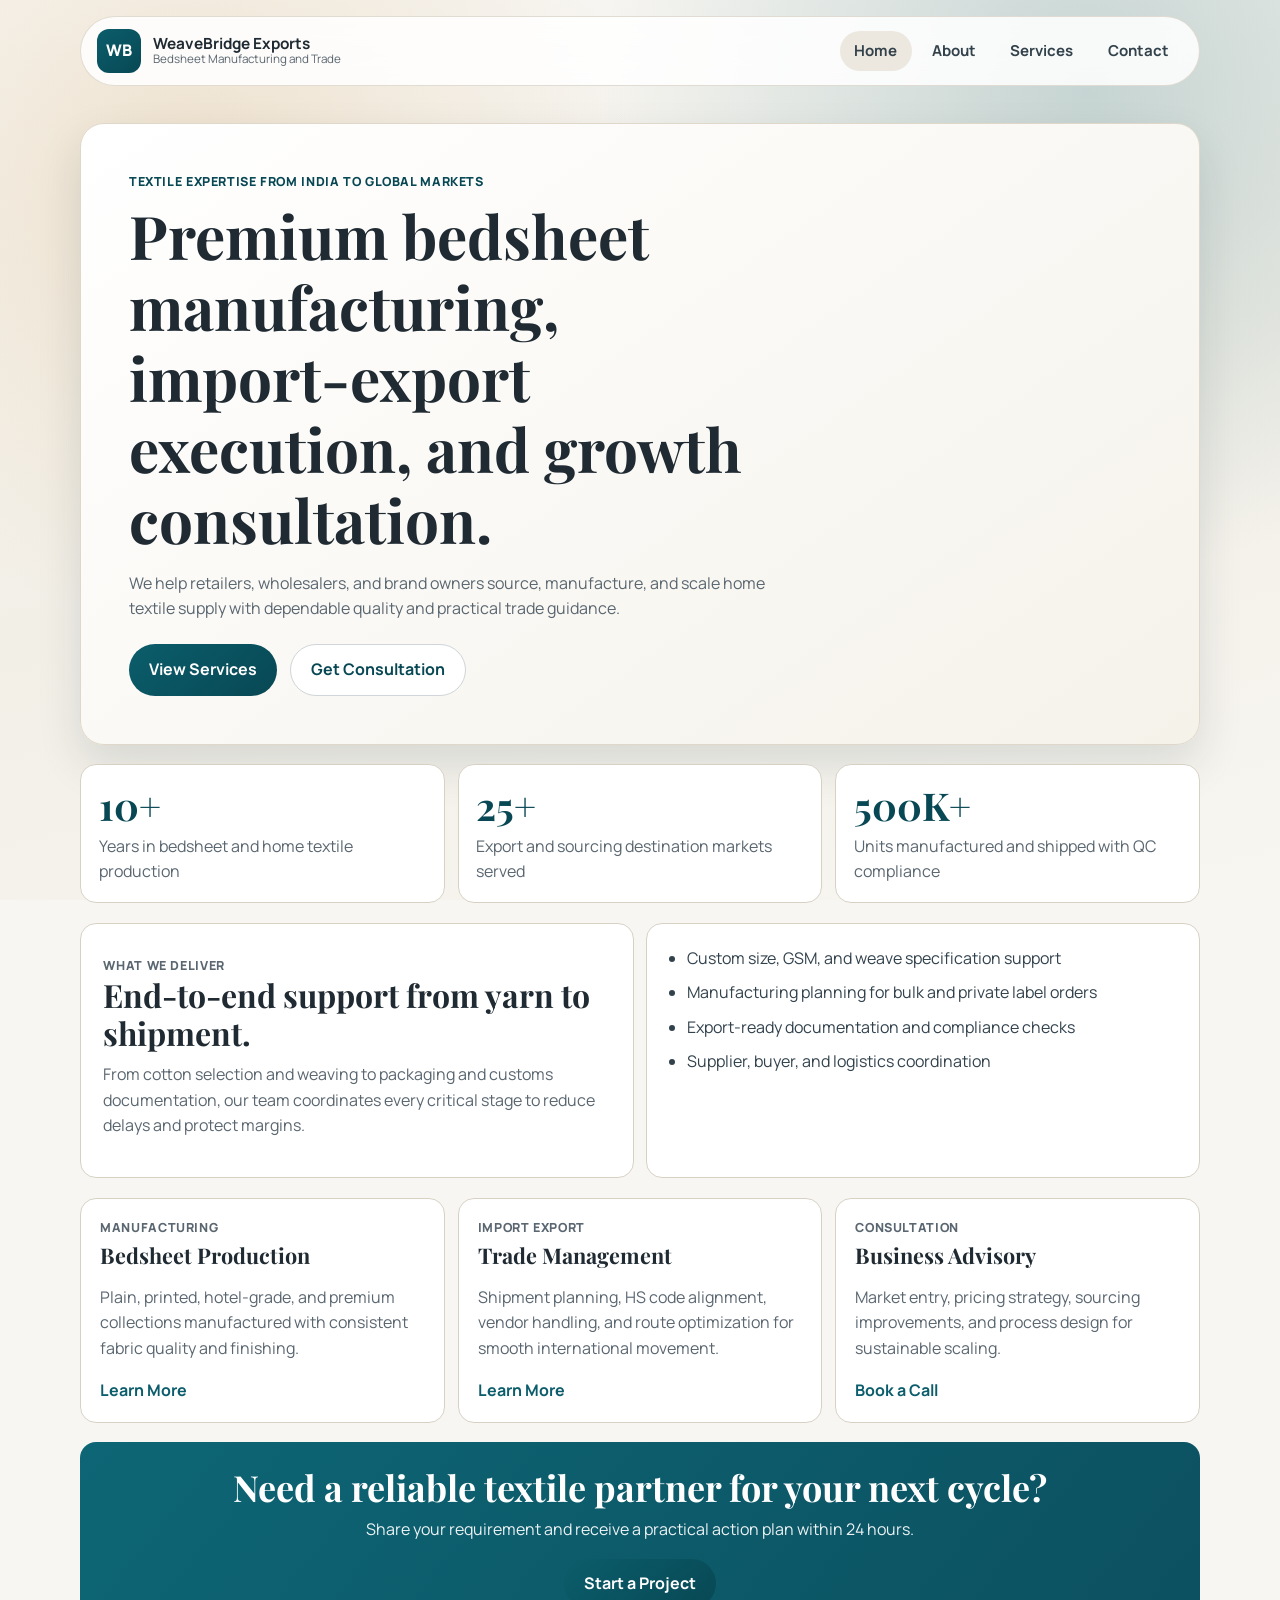
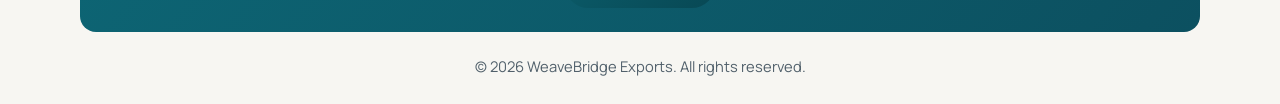
<file: index.html>
<!DOCTYPE html>
<html lang="en">
  <head>
    <meta charset="UTF-8" />
    <meta name="viewport" content="width=device-width, initial-scale=1.0" />
    <title>WeaveBridge Exports | Bedsheet Manufacturing and Global Trade</title>
    <meta
      name="description"
      content="WeaveBridge Exports provides bedsheet manufacturing, import-export support, and consultation services for home textile businesses."
    />
    <link rel="preconnect" href="https://fonts.googleapis.com" />
    <link rel="preconnect" href="https://fonts.gstatic.com" crossorigin />
    <link
      href="https://fonts.googleapis.com/css2?family=Manrope:wght@400;500;600;700;800&family=Playfair+Display:wght@600;700;800&display=swap"
      rel="stylesheet"
    />
    <link rel="stylesheet" href="styles.css" />
  </head>
  <body>
    <div class="site-bg"></div>

    <header class="header">
      <a class="brand" href="index.html" aria-label="WeaveBridge Exports home">
        <span class="brand-mark">WB</span>
        <span class="brand-text">
          <strong>WeaveBridge Exports</strong>
          <small>Bedsheet Manufacturing and Trade</small>
        </span>
      </a>

      <button class="menu-toggle" id="menuToggle" aria-label="Toggle navigation" aria-expanded="false">
        <span></span>
        <span></span>
      </button>

      <nav class="nav" id="mainNav">
        <a class="active" href="index.html">Home</a>
        <a href="about.html">About</a>
        <a href="services.html">Services</a>
        <a href="contact.html">Contact</a>
      </nav>
    </header>

    <main>
      <section class="hero reveal">
        <p class="kicker">Textile Expertise from India to Global Markets</p>
        <h1>Premium bedsheet manufacturing, import-export execution, and growth consultation.</h1>
        <p class="lead">
          We help retailers, wholesalers, and brand owners source, manufacture, and scale home
          textile supply with dependable quality and practical trade guidance.
        </p>
        <div class="hero-actions">
          <a class="btn btn-primary" href="services.html">View Services</a>
          <a class="btn btn-ghost" href="contact.html">Get Consultation</a>
        </div>
      </section>

      <section class="stats reveal">
        <article>
          <h2>10+</h2>
          <p>Years in bedsheet and home textile production</p>
        </article>
        <article>
          <h2>25+</h2>
          <p>Export and sourcing destination markets served</p>
        </article>
        <article>
          <h2>500K+</h2>
          <p>Units manufactured and shipped with QC compliance</p>
        </article>
      </section>

      <section class="split reveal">
        <div class="panel">
          <p class="kicker">What We Deliver</p>
          <h2>End-to-end support from yarn to shipment.</h2>
          <p>
            From cotton selection and weaving to packaging and customs documentation, our team
            coordinates every critical stage to reduce delays and protect margins.
          </p>
        </div>
        <div class="panel panel-list">
          <ul>
            <li>Custom size, GSM, and weave specification support</li>
            <li>Manufacturing planning for bulk and private label orders</li>
            <li>Export-ready documentation and compliance checks</li>
            <li>Supplier, buyer, and logistics coordination</li>
          </ul>
        </div>
      </section>

      <section class="cards reveal">
        <article class="card">
          <p class="kicker">Manufacturing</p>
          <h3>Bedsheet Production</h3>
          <p>
            Plain, printed, hotel-grade, and premium collections manufactured with consistent fabric
            quality and finishing.
          </p>
          <a href="services.html">Learn More</a>
        </article>
        <article class="card">
          <p class="kicker">Import Export</p>
          <h3>Trade Management</h3>
          <p>
            Shipment planning, HS code alignment, vendor handling, and route optimization for smooth
            international movement.
          </p>
          <a href="services.html">Learn More</a>
        </article>
        <article class="card">
          <p class="kicker">Consultation</p>
          <h3>Business Advisory</h3>
          <p>
            Market entry, pricing strategy, sourcing improvements, and process design for sustainable
            scaling.
          </p>
          <a href="contact.html">Book a Call</a>
        </article>
      </section>

      <section class="cta reveal">
        <h2>Need a reliable textile partner for your next cycle?</h2>
        <p>Share your requirement and receive a practical action plan within 24 hours.</p>
        <a class="btn btn-primary" href="contact.html">Start a Project</a>
      </section>
    </main>

    <footer class="footer">
      <p>© <span id="year"></span> WeaveBridge Exports. All rights reserved.</p>
    </footer>

    <script src="app.js"></script>
  </body>
</html>
</file>
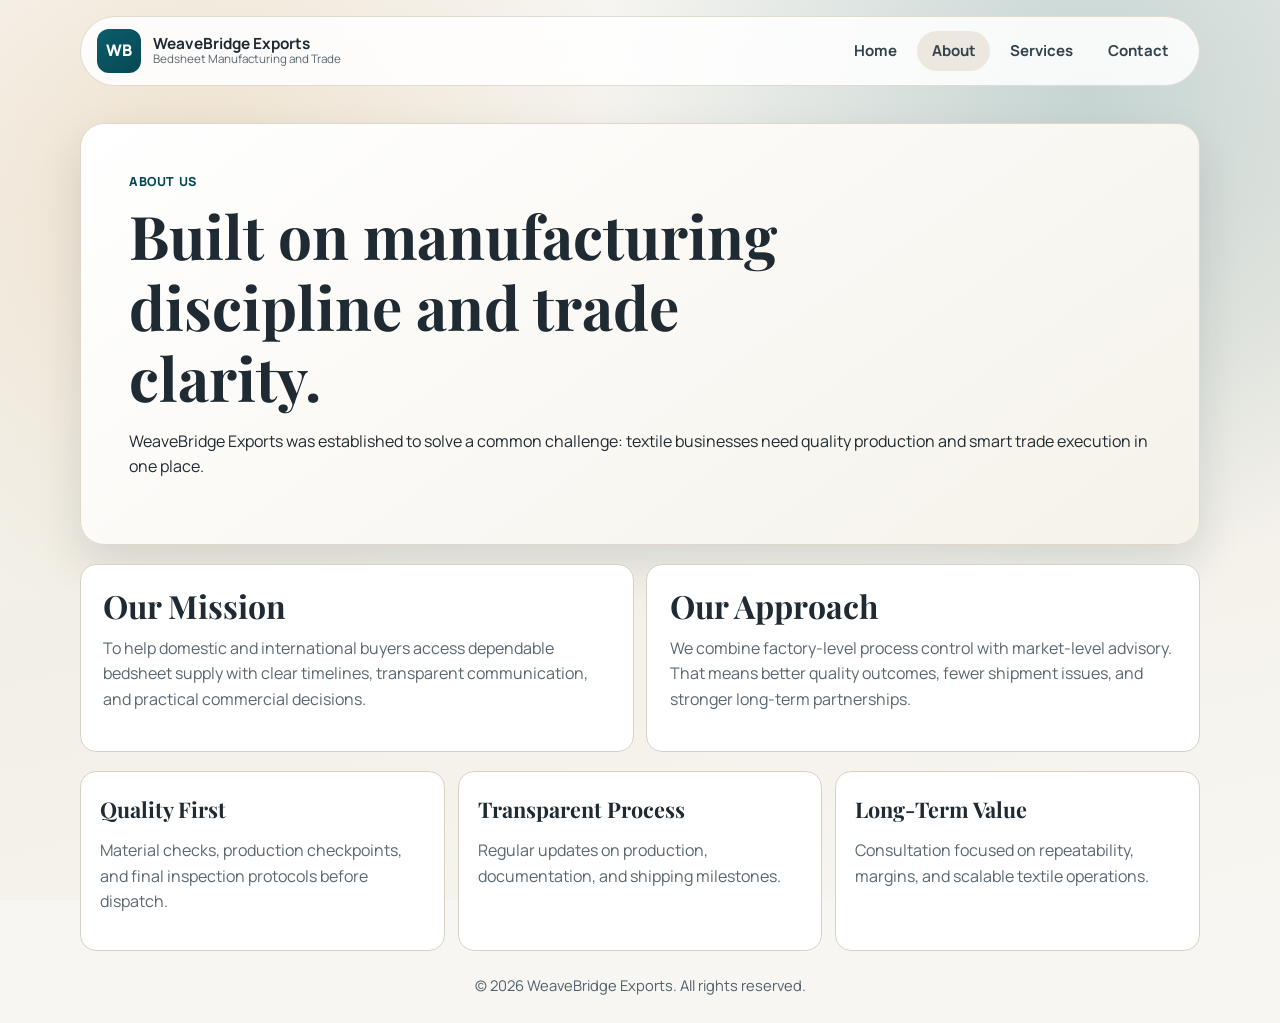
<file: about.html>
<!DOCTYPE html>
<html lang="en">
  <head>
    <meta charset="UTF-8" />
    <meta name="viewport" content="width=device-width, initial-scale=1.0" />
    <title>About | WeaveBridge Exports</title>
    <meta
      name="description"
      content="Know more about WeaveBridge Exports and our experience in bedsheet manufacturing, import-export support, and textile consultation."
    />
    <link rel="preconnect" href="https://fonts.googleapis.com" />
    <link rel="preconnect" href="https://fonts.gstatic.com" crossorigin />
    <link
      href="https://fonts.googleapis.com/css2?family=Manrope:wght@400;500;600;700;800&family=Playfair+Display:wght@600;700;800&display=swap"
      rel="stylesheet"
    />
    <link rel="stylesheet" href="styles.css" />
  </head>
  <body>
    <div class="site-bg"></div>

    <header class="header">
      <a class="brand" href="index.html" aria-label="WeaveBridge Exports home">
        <span class="brand-mark">WB</span>
        <span class="brand-text">
          <strong>WeaveBridge Exports</strong>
          <small>Bedsheet Manufacturing and Trade</small>
        </span>
      </a>

      <button class="menu-toggle" id="menuToggle" aria-label="Toggle navigation" aria-expanded="false">
        <span></span>
        <span></span>
      </button>

      <nav class="nav" id="mainNav">
        <a href="index.html">Home</a>
        <a class="active" href="about.html">About</a>
        <a href="services.html">Services</a>
        <a href="contact.html">Contact</a>
      </nav>
    </header>

    <main>
      <section class="page-hero reveal">
        <p class="kicker">About Us</p>
        <h1>Built on manufacturing discipline and trade clarity.</h1>
        <p>
          WeaveBridge Exports was established to solve a common challenge: textile businesses need
          quality production and smart trade execution in one place.
        </p>
      </section>

      <section class="split reveal">
        <div class="panel">
          <h2>Our Mission</h2>
          <p>
            To help domestic and international buyers access dependable bedsheet supply with clear
            timelines, transparent communication, and practical commercial decisions.
          </p>
        </div>
        <div class="panel">
          <h2>Our Approach</h2>
          <p>
            We combine factory-level process control with market-level advisory. That means better
            quality outcomes, fewer shipment issues, and stronger long-term partnerships.
          </p>
        </div>
      </section>

      <section class="cards reveal">
        <article class="card">
          <h3>Quality First</h3>
          <p>Material checks, production checkpoints, and final inspection protocols before dispatch.</p>
        </article>
        <article class="card">
          <h3>Transparent Process</h3>
          <p>Regular updates on production, documentation, and shipping milestones.</p>
        </article>
        <article class="card">
          <h3>Long-Term Value</h3>
          <p>Consultation focused on repeatability, margins, and scalable textile operations.</p>
        </article>
      </section>
    </main>

    <footer class="footer">
      <p>© <span id="year"></span> WeaveBridge Exports. All rights reserved.</p>
    </footer>

    <script src="app.js"></script>
  </body>
</html>
</file>
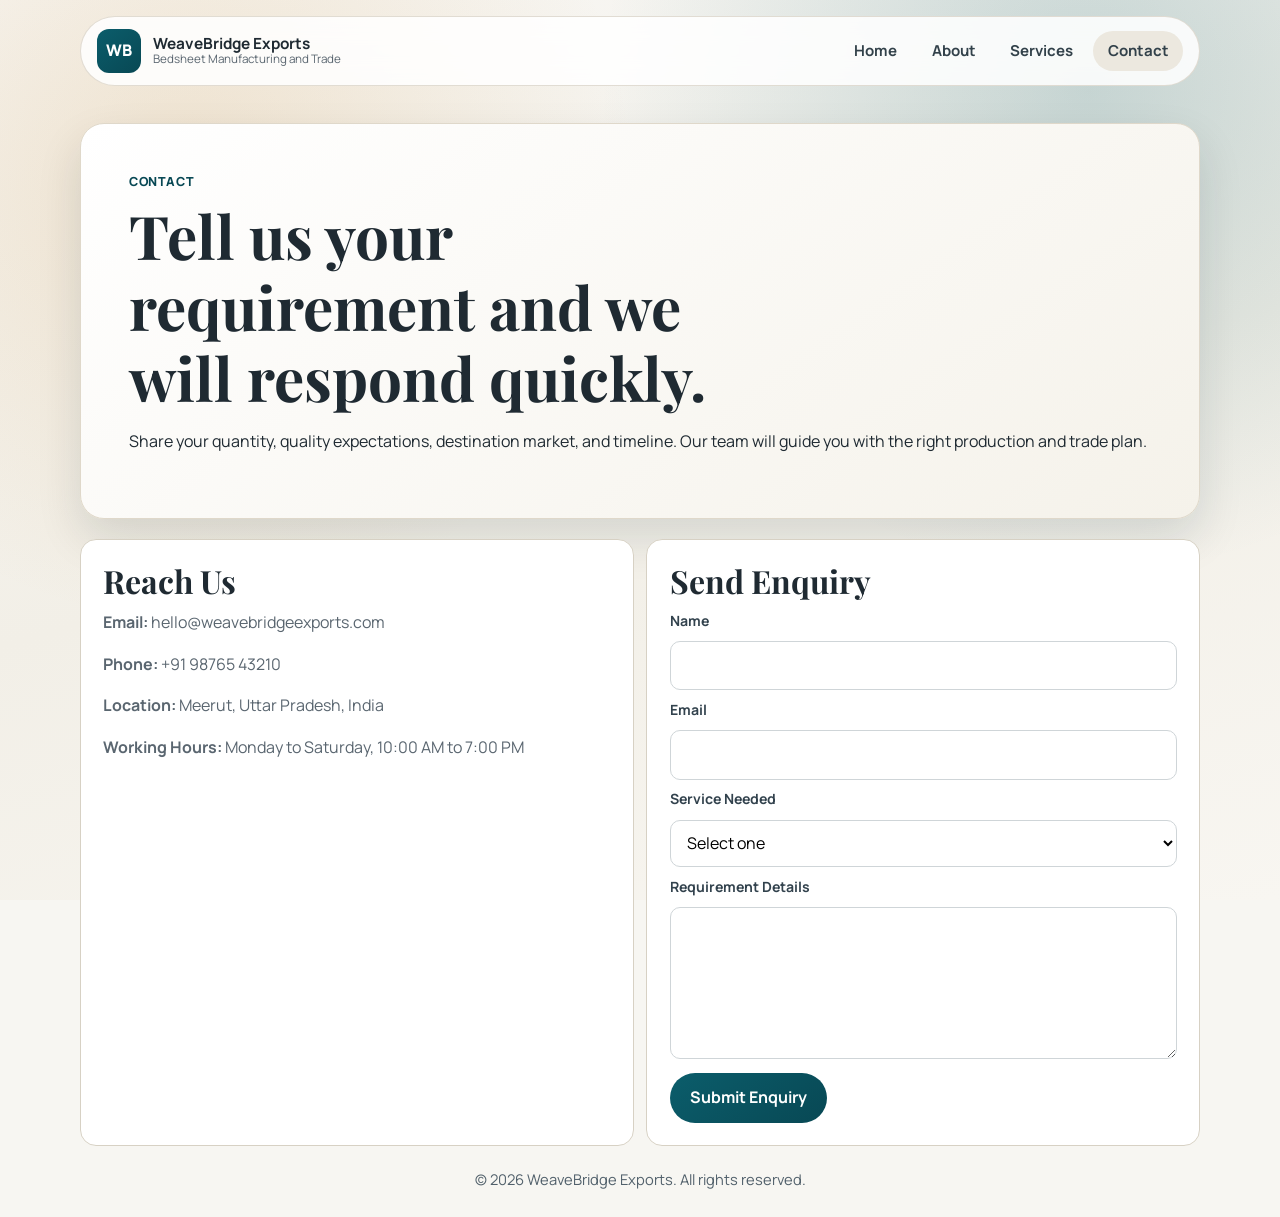
<file: contact.html>
<!DOCTYPE html>
<html lang="en">
  <head>
    <meta charset="UTF-8" />
    <meta name="viewport" content="width=device-width, initial-scale=1.0" />
    <title>Contact | WeaveBridge Exports</title>
    <meta
      name="description"
      content="Contact WeaveBridge Exports for bedsheet manufacturing, import-export, and consultation requirements."
    />
    <link rel="preconnect" href="https://fonts.googleapis.com" />
    <link rel="preconnect" href="https://fonts.gstatic.com" crossorigin />
    <link
      href="https://fonts.googleapis.com/css2?family=Manrope:wght@400;500;600;700;800&family=Playfair+Display:wght@600;700;800&display=swap"
      rel="stylesheet"
    />
    <link rel="stylesheet" href="styles.css" />
  </head>
  <body>
    <div class="site-bg"></div>

    <header class="header">
      <a class="brand" href="index.html" aria-label="WeaveBridge Exports home">
        <span class="brand-mark">WB</span>
        <span class="brand-text">
          <strong>WeaveBridge Exports</strong>
          <small>Bedsheet Manufacturing and Trade</small>
        </span>
      </a>

      <button class="menu-toggle" id="menuToggle" aria-label="Toggle navigation" aria-expanded="false">
        <span></span>
        <span></span>
      </button>

      <nav class="nav" id="mainNav">
        <a href="index.html">Home</a>
        <a href="about.html">About</a>
        <a href="services.html">Services</a>
        <a class="active" href="contact.html">Contact</a>
      </nav>
    </header>

    <main>
      <section class="page-hero reveal">
        <p class="kicker">Contact</p>
        <h1>Tell us your requirement and we will respond quickly.</h1>
        <p>
          Share your quantity, quality expectations, destination market, and timeline. Our team
          will guide you with the right production and trade plan.
        </p>
      </section>

      <section class="split reveal">
        <div class="panel">
          <h2>Reach Us</h2>
          <p><strong>Email:</strong> hello@weavebridgeexports.com</p>
          <p><strong>Phone:</strong> +91 98765 43210</p>
          <p><strong>Location:</strong> Meerut, Uttar Pradesh, India</p>
          <p><strong>Working Hours:</strong> Monday to Saturday, 10:00 AM to 7:00 PM</p>
        </div>

        <div class="panel">
          <h2>Send Enquiry</h2>
          <form class="contact-form" action="mailto:hello@weavebridgeexports.com" method="post" enctype="text/plain">
            <label for="name">Name</label>
            <input id="name" name="name" type="text" required />

            <label for="email">Email</label>
            <input id="email" name="email" type="email" required />

            <label for="service">Service Needed</label>
            <select id="service" name="service" required>
              <option value="">Select one</option>
              <option value="manufacturing">Bedsheet Manufacturing</option>
              <option value="import-export">Import Export Support</option>
              <option value="consultation">Business Consultation</option>
            </select>

            <label for="message">Requirement Details</label>
            <textarea id="message" name="message" rows="5" required></textarea>

            <button class="btn btn-primary" type="submit">Submit Enquiry</button>
          </form>
        </div>
      </section>
    </main>

    <footer class="footer">
      <p>© <span id="year"></span> WeaveBridge Exports. All rights reserved.</p>
    </footer>

    <script src="app.js"></script>
  </body>
</html>
</file>
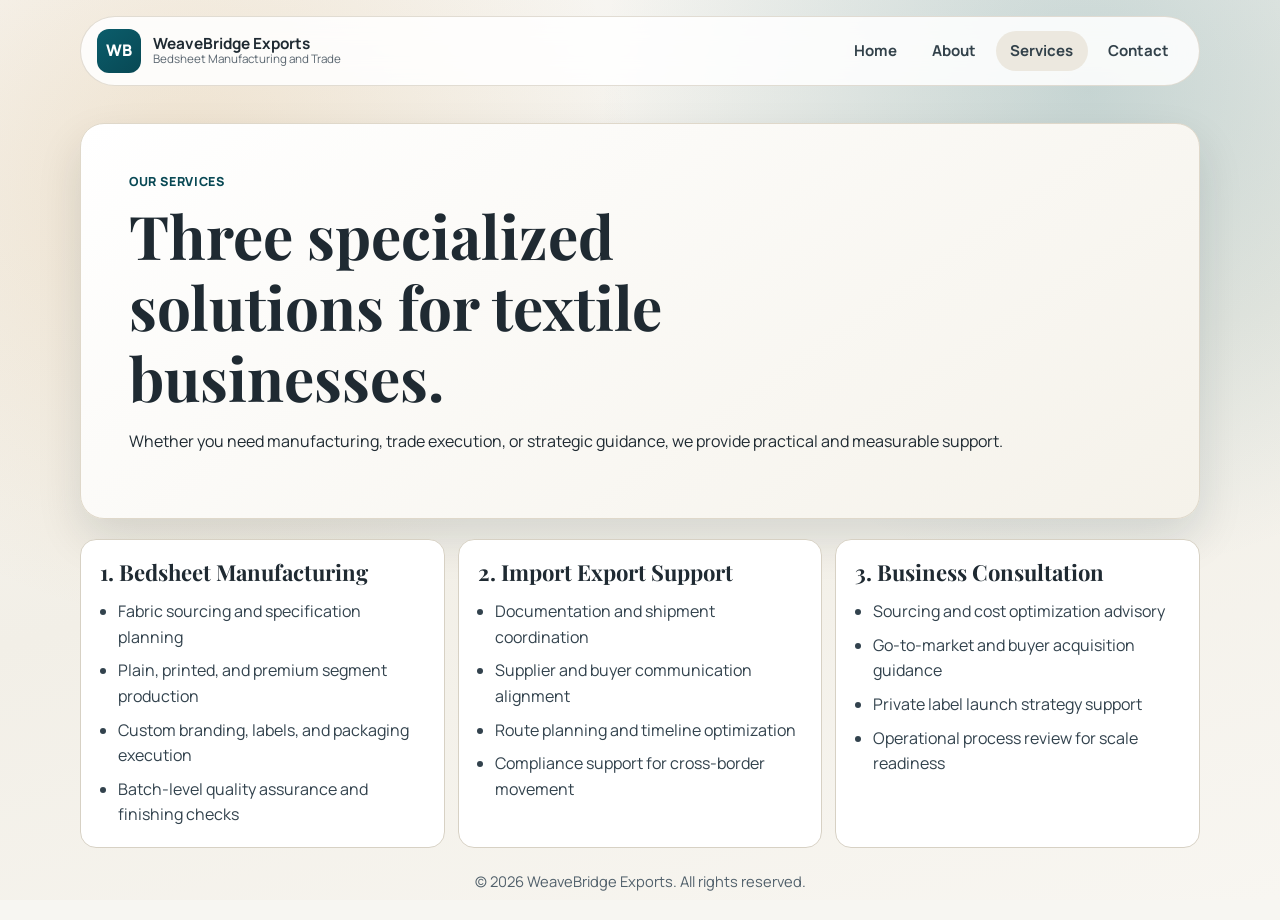
<file: services.html>
<!DOCTYPE html>
<html lang="en">
  <head>
    <meta charset="UTF-8" />
    <meta name="viewport" content="width=device-width, initial-scale=1.0" />
    <title>Services | WeaveBridge Exports</title>
    <meta
      name="description"
      content="Explore bedsheet manufacturing, import-export support, and consultation services from WeaveBridge Exports."
    />
    <link rel="preconnect" href="https://fonts.googleapis.com" />
    <link rel="preconnect" href="https://fonts.gstatic.com" crossorigin />
    <link
      href="https://fonts.googleapis.com/css2?family=Manrope:wght@400;500;600;700;800&family=Playfair+Display:wght@600;700;800&display=swap"
      rel="stylesheet"
    />
    <link rel="stylesheet" href="styles.css" />
  </head>
  <body>
    <div class="site-bg"></div>

    <header class="header">
      <a class="brand" href="index.html" aria-label="WeaveBridge Exports home">
        <span class="brand-mark">WB</span>
        <span class="brand-text">
          <strong>WeaveBridge Exports</strong>
          <small>Bedsheet Manufacturing and Trade</small>
        </span>
      </a>

      <button class="menu-toggle" id="menuToggle" aria-label="Toggle navigation" aria-expanded="false">
        <span></span>
        <span></span>
      </button>

      <nav class="nav" id="mainNav">
        <a href="index.html">Home</a>
        <a href="about.html">About</a>
        <a class="active" href="services.html">Services</a>
        <a href="contact.html">Contact</a>
      </nav>
    </header>

    <main>
      <section class="page-hero reveal">
        <p class="kicker">Our Services</p>
        <h1>Three specialized solutions for textile businesses.</h1>
        <p>
          Whether you need manufacturing, trade execution, or strategic guidance, we provide
          practical and measurable support.
        </p>
      </section>

      <section class="service-grid reveal">
        <article class="service-card">
          <h2>1. Bedsheet Manufacturing</h2>
          <ul>
            <li>Fabric sourcing and specification planning</li>
            <li>Plain, printed, and premium segment production</li>
            <li>Custom branding, labels, and packaging execution</li>
            <li>Batch-level quality assurance and finishing checks</li>
          </ul>
        </article>

        <article class="service-card">
          <h2>2. Import Export Support</h2>
          <ul>
            <li>Documentation and shipment coordination</li>
            <li>Supplier and buyer communication alignment</li>
            <li>Route planning and timeline optimization</li>
            <li>Compliance support for cross-border movement</li>
          </ul>
        </article>

        <article class="service-card">
          <h2>3. Business Consultation</h2>
          <ul>
            <li>Sourcing and cost optimization advisory</li>
            <li>Go-to-market and buyer acquisition guidance</li>
            <li>Private label launch strategy support</li>
            <li>Operational process review for scale readiness</li>
          </ul>
        </article>
      </section>
    </main>

    <footer class="footer">
      <p>© <span id="year"></span> WeaveBridge Exports. All rights reserved.</p>
    </footer>

    <script src="app.js"></script>
  </body>
</html>
</file>
<file: styles.css>
:root {
  --bg: #f7f6f2;
  --surface: #ffffff;
  --surface-muted: #ece8df;
  --text: #1f2a32;
  --muted: #5a6670;
  --primary: #0b5d6b;
  --primary-strong: #084854;
  --accent: #c88a32;
  --border: #d7d1c4;
  --shadow: 0 20px 45px rgba(10, 32, 38, 0.12);
  --radius-lg: 24px;
  --radius-md: 16px;
}

* {
  box-sizing: border-box;
}

html,
body {
  margin: 0;
  padding: 0;
}

body {
  font-family: "Manrope", sans-serif;
  color: var(--text);
  background: var(--bg);
  line-height: 1.6;
  overflow-x: hidden;
}

.site-bg {
  position: fixed;
  inset: 0;
  z-index: -1;
  background:
    radial-gradient(circle at 15% 20%, rgba(200, 138, 50, 0.18), transparent 34%),
    radial-gradient(circle at 85% 10%, rgba(11, 93, 107, 0.2), transparent 36%),
    linear-gradient(165deg, #f8f7f4 0%, #f2efe7 52%, #f8f6f1 100%);
}

main,
.header,
.footer {
  width: min(1120px, calc(100% - 2rem));
  margin: 0 auto;
}

.header {
  position: sticky;
  top: 1rem;
  z-index: 10;
  margin-top: 1rem;
  display: flex;
  align-items: center;
  justify-content: space-between;
  gap: 1rem;
  padding: 0.75rem 1rem;
  border: 1px solid rgba(215, 209, 196, 0.75);
  border-radius: 999px;
  background: rgba(255, 255, 255, 0.86);
  backdrop-filter: blur(12px);
}

.brand {
  display: flex;
  align-items: center;
  gap: 0.75rem;
  text-decoration: none;
  color: inherit;
}

.brand-mark {
  width: 44px;
  height: 44px;
  display: grid;
  place-items: center;
  font-weight: 800;
  color: #fff;
  border-radius: 12px;
  background: linear-gradient(140deg, var(--primary), var(--primary-strong));
}

.brand-text {
  display: flex;
  flex-direction: column;
  line-height: 1.1;
}

.brand-text strong {
  font-size: 0.96rem;
}

.brand-text small {
  color: var(--muted);
  font-size: 0.73rem;
}

.nav {
  display: flex;
  gap: 0.35rem;
}

.nav a {
  text-decoration: none;
  color: #32414a;
  padding: 0.52rem 0.9rem;
  border-radius: 999px;
  font-weight: 700;
  font-size: 0.94rem;
}

.nav a.active,
.nav a:hover {
  background: var(--surface-muted);
}

.menu-toggle {
  display: none;
  border: 1px solid var(--border);
  border-radius: 10px;
  background: #fff;
  width: 42px;
  height: 38px;
  padding: 0;
}

.menu-toggle span {
  display: block;
  width: 18px;
  height: 2px;
  background: #31414a;
  margin: 6px auto;
}

.hero,
.page-hero {
  margin-top: 2.3rem;
  padding: clamp(1.4rem, 4vw, 3rem);
  border-radius: var(--radius-lg);
  background: linear-gradient(145deg, #ffffff 0%, #f5f2ea 100%);
  border: 1px solid #dfd8ca;
  box-shadow: var(--shadow);
}

.kicker {
  margin: 0;
  color: var(--primary-strong);
  font-weight: 800;
  letter-spacing: 0.05em;
  text-transform: uppercase;
  font-size: 0.78rem;
}

h1,
h2,
h3 {
  margin: 0;
  font-family: "Playfair Display", serif;
  line-height: 1.18;
}

h1 {
  margin-top: 0.5rem;
  font-size: clamp(1.95rem, 4.7vw, 3.8rem);
  max-width: 17ch;
}

.hero .lead {
  color: var(--muted);
  max-width: 66ch;
  margin-top: 1rem;
}

.hero-actions {
  margin-top: 1.4rem;
  display: flex;
  flex-wrap: wrap;
  gap: 0.8rem;
}

.btn {
  display: inline-flex;
  align-items: center;
  justify-content: center;
  text-decoration: none;
  border: 0;
  border-radius: 999px;
  padding: 0.75rem 1.25rem;
  font: inherit;
  font-weight: 700;
  cursor: pointer;
}

.btn-primary {
  color: #fff;
  background: linear-gradient(140deg, var(--primary), var(--primary-strong));
}

.btn-primary:hover {
  filter: brightness(1.07);
}

.btn-ghost {
  color: var(--primary-strong);
  background: #fff;
  border: 1px solid #cfd5d8;
}

.stats {
  margin-top: 1.2rem;
  display: grid;
  grid-template-columns: repeat(3, minmax(0, 1fr));
  gap: 0.8rem;
}

.stats article {
  padding: 1.1rem;
  border-radius: var(--radius-md);
  background: #fff;
  border: 1px solid var(--border);
}

.stats h2 {
  color: var(--primary-strong);
  font-size: clamp(1.7rem, 3vw, 2.4rem);
}

.stats p {
  margin: 0.35rem 0 0;
  color: var(--muted);
}

.split {
  margin-top: 1.2rem;
  display: grid;
  grid-template-columns: repeat(2, minmax(0, 1fr));
  gap: 0.8rem;
}

.panel {
  padding: 1.4rem;
  border-radius: var(--radius-md);
  background: #fff;
  border: 1px solid var(--border);
}

.panel h2 {
  font-size: clamp(1.4rem, 2.8vw, 2rem);
}

.panel p {
  margin-top: 0.65rem;
  color: var(--muted);
}

.panel-list ul {
  margin: 0;
  padding-left: 1.1rem;
  color: #32424d;
}

.panel-list li + li {
  margin-top: 0.55rem;
}

.cards {
  margin-top: 1.2rem;
  display: grid;
  grid-template-columns: repeat(3, minmax(0, 1fr));
  gap: 0.8rem;
}

.card,
.service-card {
  padding: 1.2rem;
  border-radius: var(--radius-md);
  background: #fff;
  border: 1px solid var(--border);
}

.card h3 {
  margin-top: 0.35rem;
  font-size: 1.35rem;
}

.card p {
  color: var(--muted);
}

.card a {
  color: var(--primary);
  text-decoration: none;
  font-weight: 700;
}

.card a:hover {
  text-decoration: underline;
}

.service-grid {
  margin-top: 1.2rem;
  display: grid;
  grid-template-columns: repeat(3, minmax(0, 1fr));
  gap: 0.8rem;
}

.service-card h2 {
  font-size: 1.38rem;
}

.service-card ul {
  margin: 0.9rem 0 0;
  padding-left: 1.1rem;
  color: #32424d;
}

.service-card li + li {
  margin-top: 0.5rem;
}

.cta {
  margin-top: 1.2rem;
  padding: 1.5rem;
  border-radius: var(--radius-md);
  background: linear-gradient(130deg, #0d6675 0%, #0c5060 100%);
  color: #fff;
  text-align: center;
}

.cta h2 {
  font-size: clamp(1.45rem, 3vw, 2.25rem);
}

.cta p {
  margin: 0.5rem 0 1rem;
  color: rgba(255, 255, 255, 0.92);
}

.contact-form {
  margin-top: 0.65rem;
  display: grid;
  gap: 0.55rem;
}

.contact-form label {
  font-size: 0.88rem;
  font-weight: 700;
  color: #32424d;
}

.contact-form input,
.contact-form textarea,
.contact-form select {
  width: 100%;
  border: 1px solid #cfd5d8;
  border-radius: 10px;
  padding: 0.67rem 0.75rem;
  font: inherit;
  background: #fff;
}

.contact-form button {
  margin-top: 0.35rem;
  width: fit-content;
}

.footer {
  margin-top: 1.4rem;
  margin-bottom: 1.6rem;
  text-align: center;
  color: #51606b;
  font-size: 0.92rem;
}

.reveal {
  opacity: 0;
  transform: translateY(22px);
  transition: opacity 420ms ease, transform 420ms ease;
}

.reveal.show {
  opacity: 1;
  transform: translateY(0);
}

@media (max-width: 960px) {
  .stats,
  .cards,
  .service-grid,
  .split {
    grid-template-columns: 1fr;
  }

  .menu-toggle {
    display: block;
  }

  .nav {
    position: absolute;
    top: calc(100% + 0.6rem);
    right: 0.8rem;
    left: 0.8rem;
    padding: 0.6rem;
    border: 1px solid var(--border);
    border-radius: 16px;
    background: rgba(255, 255, 255, 0.96);
    box-shadow: var(--shadow);
    display: none;
    flex-direction: column;
    gap: 0.2rem;
  }

  .nav.open {
    display: flex;
  }

  .nav a {
    width: 100%;
  }
}
</file>
